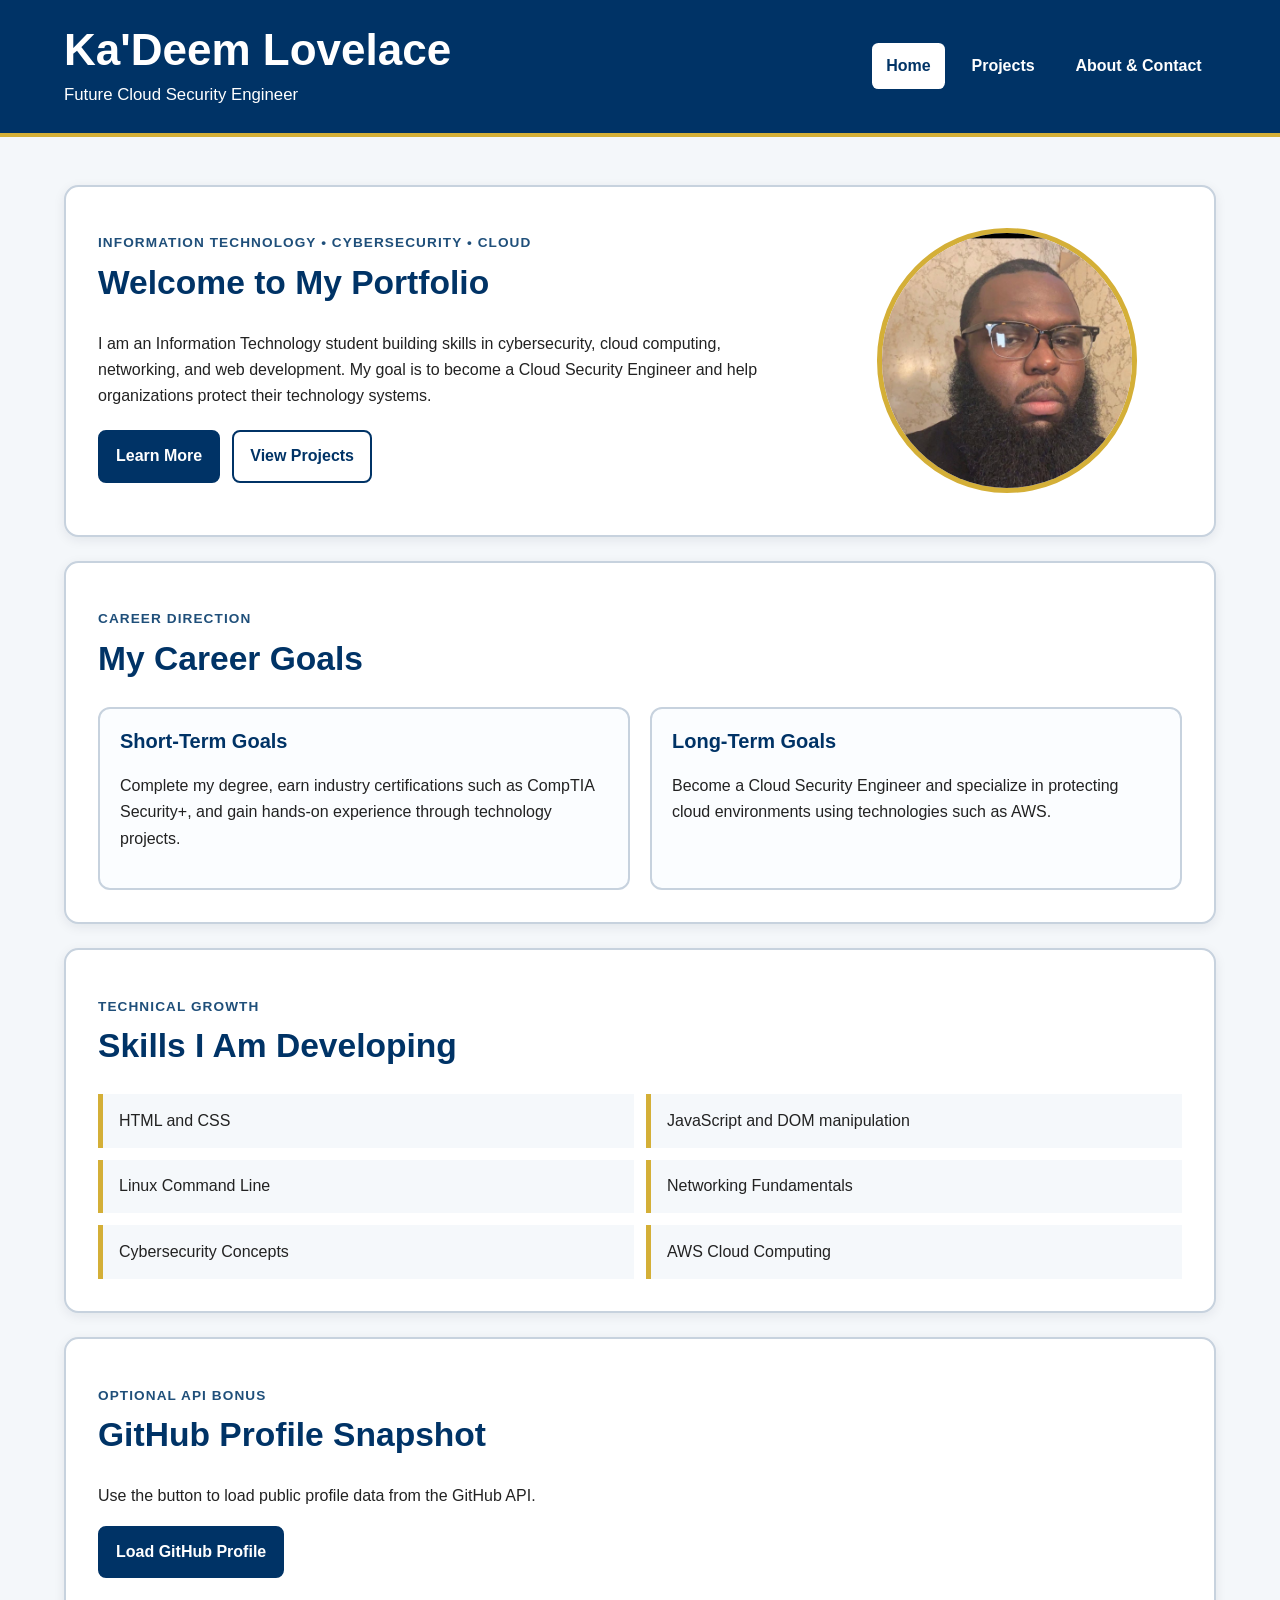
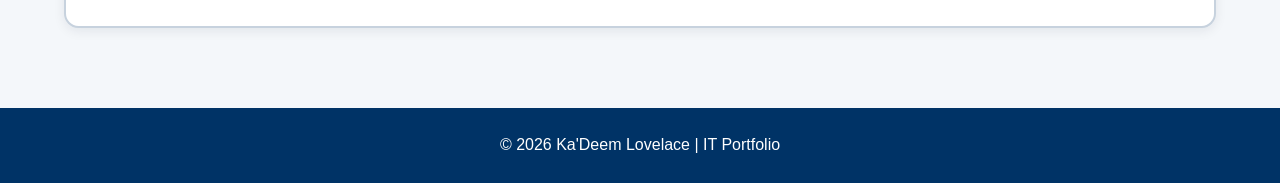
<file: index.html>
<!DOCTYPE html>
<html lang="en">
<head>
  <meta charset="UTF-8">
  <meta name="viewport" content="width=device-width, initial-scale=1.0">
  <meta name="description" content="Ka'Deem Lovelace personal IT and cloud security portfolio.">
  <title>Ka'Deem Lovelace | Home</title>
  <link rel="preconnect" href="https://fonts.googleapis.com">
  <link rel="stylesheet" href="style.css">
  <script src="script.js" defer></script>
</head>
<body>
  <a class="skip-link" href="#main-content">Skip to main content</a>
  <header class="site-header"><div class="header-inner"><div><h1>Ka'Deem Lovelace</h1><p class="subtitle">Future Cloud Security Engineer</p></div><button class="menu-toggle" type="button" aria-expanded="false" aria-controls="site-navigation">Menu</button><nav id="site-navigation" aria-label="Primary navigation"><ul class="nav-links"><li><a class="current" href="index.html" aria-current="page">Home</a></li><li><a href="projects.html">Projects</a></li><li><a href="about.html">About &amp; Contact</a></li></ul></nav></div></header>
  <main id="main-content">
    <section id="hero" class="hero section-card"><div class="hero-content"><p class="eyebrow">Information Technology • Cybersecurity • Cloud</p><h2>Welcome to My Portfolio</h2><p>I am an Information Technology student building skills in cybersecurity, cloud computing, networking, and web development. My goal is to become a Cloud Security Engineer and help organizations protect their technology systems.</p><div class="button-row"><button id="learn-more-btn" class="button" type="button" aria-controls="career-details" aria-expanded="false">Learn More</button><a class="button button-secondary" href="projects.html">View Projects</a></div><p id="career-details" class="interactive-message" hidden>I am focusing on secure cloud architecture, networking fundamentals, Linux, AWS, and practical cybersecurity projects.</p></div><img src="profile.jpg" alt="Portrait of Ka'Deem Lovelace" class="profile-image"></section>
    <section class="section-card"><div class="section-heading"><p class="eyebrow">Career Direction</p><h2>My Career Goals</h2></div><div class="card-grid"><article class="info-card"><h3>Short-Term Goals</h3><p>Complete my degree, earn industry certifications such as CompTIA Security+, and gain hands-on experience through technology projects.</p></article><article class="info-card"><h3>Long-Term Goals</h3><p>Become a Cloud Security Engineer and specialize in protecting cloud environments using technologies such as AWS.</p></article></div></section>
    <section class="section-card"><div class="section-heading"><p class="eyebrow">Technical Growth</p><h2>Skills I Am Developing</h2></div><ul class="skill-list"><li>HTML and CSS</li><li>JavaScript and DOM manipulation</li><li>Linux Command Line</li><li>Networking Fundamentals</li><li>Cybersecurity Concepts</li><li>AWS Cloud Computing</li></ul></section>
    <section class="section-card api-section" aria-labelledby="github-heading"><div class="section-heading"><p class="eyebrow">Optional API Bonus</p><h2 id="github-heading">GitHub Profile Snapshot</h2></div><p>Use the button to load public profile data from the GitHub API.</p><button id="load-github-btn" class="button" type="button">Load GitHub Profile</button><div id="github-result" class="api-result" aria-live="polite"></div></section>
  </main>
  <footer class="site-footer"><p>© 2026 Ka'Deem Lovelace | IT Portfolio</p></footer>
</body>
</html>
</file>
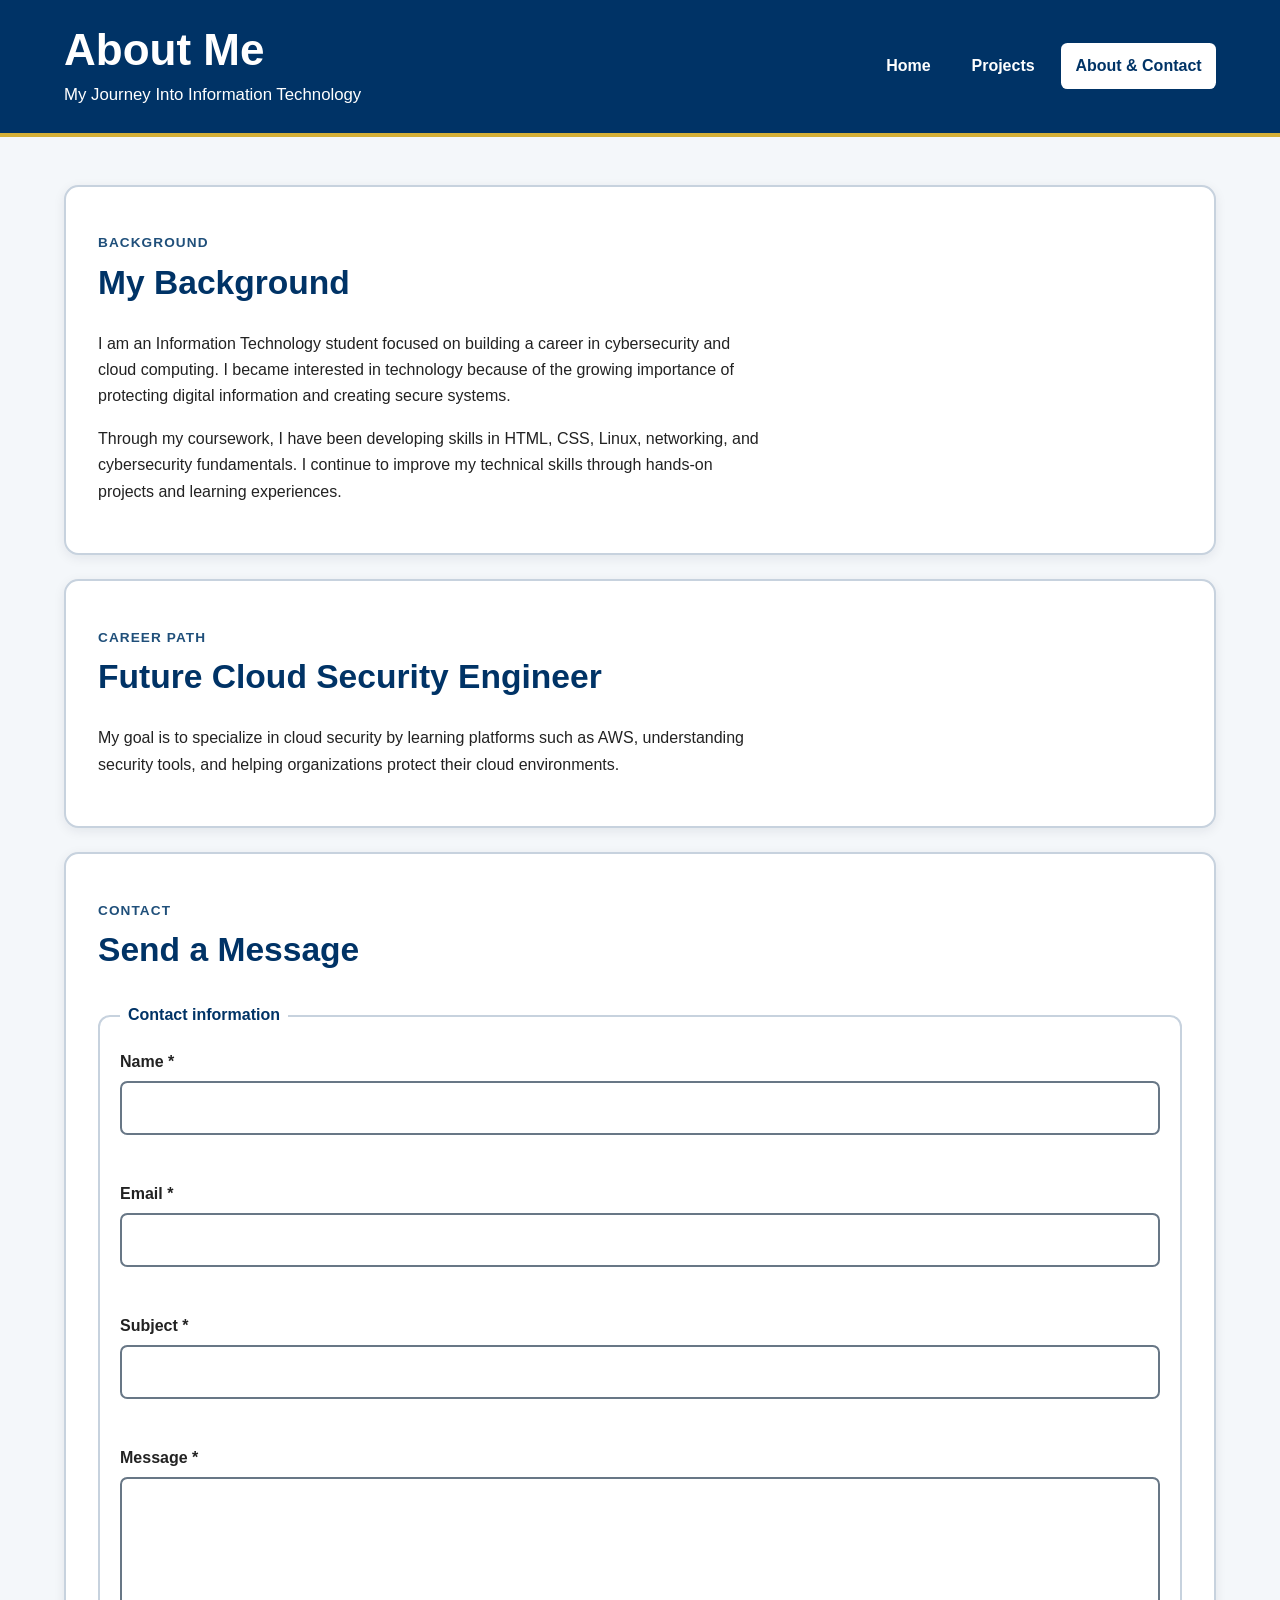
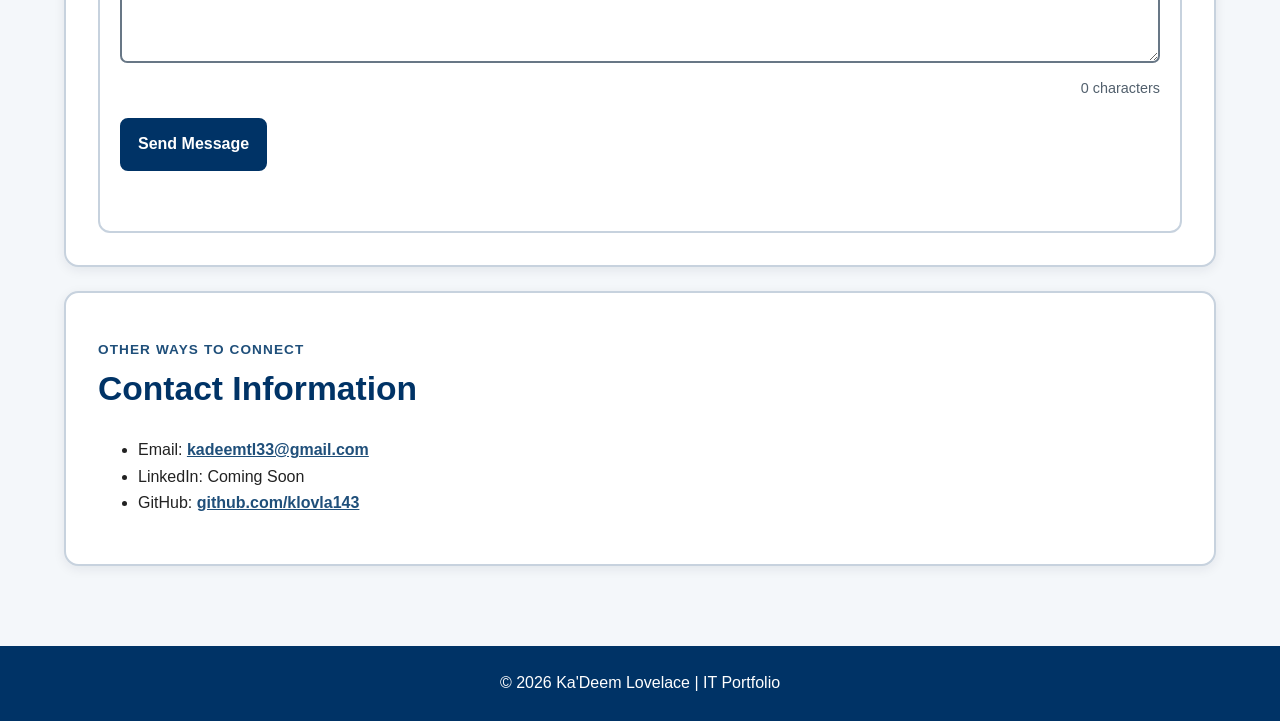
<file: about.html>
<!DOCTYPE html>
<html lang="en">
<head>
<meta charset="UTF-8">
<meta name="viewport" content="width=device-width, initial-scale=1.0">
<meta name="description" content="About Ka'Deem Lovelace and accessible contact form.">
<title>Ka'Deem Lovelace | About &amp; Contact</title>
<link rel="stylesheet" href="style.css">
<script src="script.js" defer></script>
</head>
<body>
<a class="skip-link" href="#main-content">Skip to main content</a>
<header class="site-header"><div class="header-inner"><div><h1>About Me</h1><p class="subtitle">My Journey Into Information Technology</p></div><button class="menu-toggle" type="button" aria-expanded="false" aria-controls="site-navigation">Menu</button><nav id="site-navigation" aria-label="Primary navigation"><ul class="nav-links"><li><a href="index.html">Home</a></li><li><a href="projects.html">Projects</a></li><li><a class="current" href="about.html" aria-current="page">About &amp; Contact</a></li></ul></nav></div></header>
<main id="main-content">
<section class="section-card"><div class="section-heading"><p class="eyebrow">Background</p><h2>My Background</h2></div><p>I am an Information Technology student focused on building a career in cybersecurity and cloud computing. I became interested in technology because of the growing importance of protecting digital information and creating secure systems.</p><p>Through my coursework, I have been developing skills in HTML, CSS, Linux, networking, and cybersecurity fundamentals. I continue to improve my technical skills through hands-on projects and learning experiences.</p></section>
<section class="section-card"><div class="section-heading"><p class="eyebrow">Career Path</p><h2>Future Cloud Security Engineer</h2></div><p>My goal is to specialize in cloud security by learning platforms such as AWS, understanding security tools, and helping organizations protect their cloud environments.</p></section>
<section class="section-card"><div class="section-heading"><p class="eyebrow">Contact</p><h2>Send a Message</h2></div><form id="contact-form" novalidate><fieldset><legend>Contact information</legend><div class="form-field"><label for="name">Name <span aria-hidden="true">*</span></label><input id="name" name="name" type="text" autocomplete="name" required aria-describedby="name-error"><p id="name-error" class="error-message" role="alert"></p></div><div class="form-field"><label for="email">Email <span aria-hidden="true">*</span></label><input id="email" name="email" type="email" autocomplete="email" required aria-describedby="email-error"><p id="email-error" class="error-message" role="alert"></p></div><div class="form-field"><label for="subject">Subject <span aria-hidden="true">*</span></label><input id="subject" name="subject" type="text" required aria-describedby="subject-error"><p id="subject-error" class="error-message" role="alert"></p></div><div class="form-field"><label for="message">Message <span aria-hidden="true">*</span></label><textarea id="message" name="message" rows="6" required aria-describedby="message-error message-count"></textarea><div class="input-meta"><p id="message-error" class="error-message" role="alert"></p><p id="message-count" class="help-text">0 characters</p></div></div><button class="button" type="submit">Send Message</button><p id="form-status" class="form-status" aria-live="polite"></p></fieldset></form></section>
<section class="section-card"><div class="section-heading"><p class="eyebrow">Other Ways to Connect</p><h2>Contact Information</h2></div><ul class="contact-list"><li>Email: <a href="mailto:kadeemtl33@gmail.com">kadeemtl33@gmail.com</a></li><li>LinkedIn: Coming Soon</li><li>GitHub: <a href="https://github.com/klovla143" target="_blank" rel="noopener">github.com/klovla143</a></li></ul></section>
</main><footer class="site-footer"><p>© 2026 Ka'Deem Lovelace | IT Portfolio</p></footer>
</body></html>
</file>
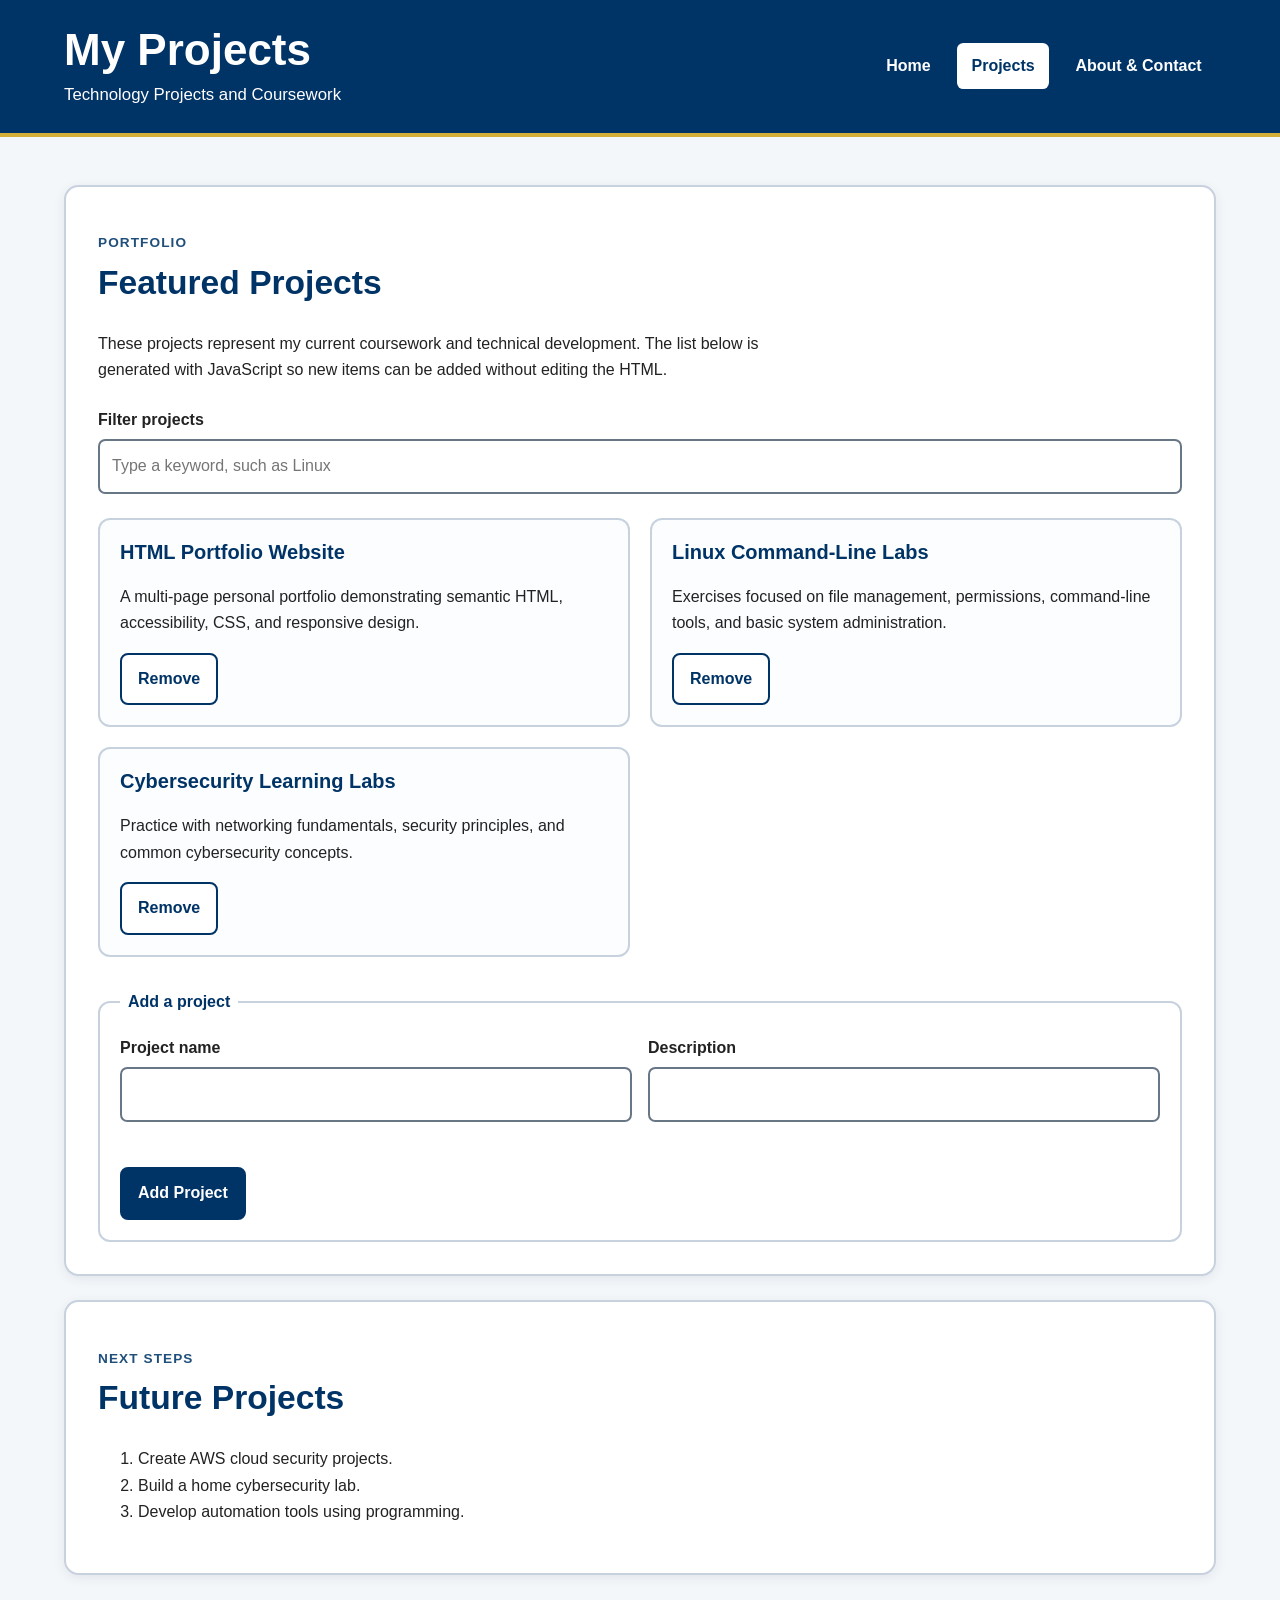
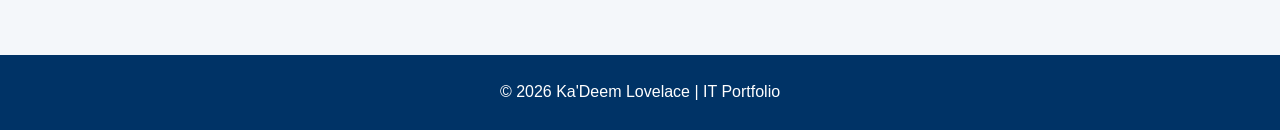
<file: projects.html>
<!DOCTYPE html>
<html lang="en">
<head>
<meta charset="UTF-8">
<meta name="viewport" content="width=device-width, initial-scale=1.0">
<meta name="description" content="Projects and coursework completed by Ka'Deem Lovelace.">
<title>Ka'Deem Lovelace | Projects</title>
<link rel="stylesheet" href="style.css">
<script src="script.js" defer></script>
</head>
<body>
<a class="skip-link" href="#main-content">Skip to main content</a>
<header class="site-header"><div class="header-inner"><div><h1>My Projects</h1><p class="subtitle">Technology Projects and Coursework</p></div><button class="menu-toggle" type="button" aria-expanded="false" aria-controls="site-navigation">Menu</button><nav id="site-navigation" aria-label="Primary navigation"><ul class="nav-links"><li><a href="index.html">Home</a></li><li><a class="current" href="projects.html" aria-current="page">Projects</a></li><li><a href="about.html">About &amp; Contact</a></li></ul></nav></div></header>
<main id="main-content">
<section class="section-card"><div class="section-heading"><p class="eyebrow">Portfolio</p><h2>Featured Projects</h2></div><p>These projects represent my current coursework and technical development. The list below is generated with JavaScript so new items can be added without editing the HTML.</p><div class="project-controls"><label for="project-search">Filter projects</label><input id="project-search" type="search" placeholder="Type a keyword, such as Linux"></div><div id="project-list" class="card-grid" aria-live="polite"></div>
<form id="project-form" class="mini-form"><fieldset><legend>Add a project</legend><div class="form-row"><div class="form-field"><label for="project-name">Project name</label><input id="project-name" name="projectName" type="text" required aria-describedby="project-name-error"><p id="project-name-error" class="error-message" role="alert"></p></div><div class="form-field"><label for="project-description">Description</label><input id="project-description" name="projectDescription" type="text" required aria-describedby="project-description-error"><p id="project-description-error" class="error-message" role="alert"></p></div></div><button class="button" type="submit">Add Project</button></fieldset></form></section>
<section class="section-card"><div class="section-heading"><p class="eyebrow">Next Steps</p><h2>Future Projects</h2></div><ol><li>Create AWS cloud security projects.</li><li>Build a home cybersecurity lab.</li><li>Develop automation tools using programming.</li></ol></section>
</main><footer class="site-footer"><p>© 2026 Ka'Deem Lovelace | IT Portfolio</p></footer>
</body></html>
</file>
<file: style.css>
/* Shared accessible portfolio styles. */
:root{--navy:#003366;--navy-dark:#0b1f33;--gold:#d4af37;--gold-dark:#8a6d1f;--blue:#1f4f7a;--text:#222;--muted:#52606d;--surface:#fff;--page:#f4f7fa;--error:#9b1c1c;--success:#176b3a;--border:#c7d2de;--focus:#ffbf00}*{box-sizing:border-box}html{scroll-behavior:smooth}body{margin:0;background:var(--page);color:var(--text);font-family:"Roboto",sans-serif;font-size:1rem;line-height:1.65}img{max-width:100%;height:auto}h1,h2,h3{margin-top:0;font-family:"Poppins",sans-serif;color:var(--navy);line-height:1.2}h1{margin-bottom:.25rem;font-size:clamp(2rem,5vw,2.75rem)}h2{font-size:clamp(1.55rem,3vw,2.1rem)}h3{font-size:1.25rem}p{max-width:75ch}a{color:var(--blue);font-weight:700}a:hover{text-decoration-thickness:3px}a:focus-visible,button:focus-visible,input:focus-visible,textarea:focus-visible{outline:4px solid var(--focus);outline-offset:3px}.skip-link{position:absolute;left:1rem;top:-5rem;z-index:100;padding:.75rem 1rem;background:var(--navy-dark);color:#fff;border-radius:.5rem}.skip-link:focus{top:1rem}.site-header{background:var(--navy);color:#fff;border-bottom:4px solid var(--gold)}.header-inner{max-width:1200px;margin:0 auto;padding:1.5rem;display:flex;align-items:center;justify-content:space-between;gap:2rem}.site-header h1{color:#fff}.subtitle{margin:0;color:#fff;font-size:1.05rem}nav ul{display:flex;flex-wrap:wrap;justify-content:center;gap:.75rem;list-style:none;margin:0;padding:0}nav a{display:inline-block;padding:.6rem .9rem;color:#fff;text-decoration:none;border-radius:.4rem}nav a:hover,nav a.current{background:#fff;color:var(--navy)}.menu-toggle{display:none;border:2px solid #fff;background:transparent;color:#fff;padding:.6rem .8rem;border-radius:.4rem;font:inherit;font-weight:700}main{width:min(1200px,100%);margin:0 auto;padding:1.5rem}.section-card{margin:1.5rem 0;padding:clamp(1.25rem,3vw,2rem);background:var(--surface);border:2px solid var(--border);border-radius:.9rem;box-shadow:0 3px 12px rgba(11,31,51,.08)}.hero{display:grid;grid-template-columns:1.6fr .8fr;align-items:center;gap:2rem}.hero-content{min-width:0}.eyebrow{margin-bottom:.5rem;color:var(--blue);font-size:.85rem;font-weight:700;letter-spacing:.08em;text-transform:uppercase}.profile-image{width:min(260px,100%);justify-self:center;border:5px solid var(--gold);border-radius:50%}.button-row{display:flex;flex-wrap:wrap;gap:.75rem;margin:1.25rem 0}.button{display:inline-block;border:2px solid var(--navy);border-radius:.5rem;padding:.7rem 1rem;background:var(--navy);color:#fff;font:inherit;font-weight:700;text-decoration:none;cursor:pointer}.button:hover{background:var(--navy-dark)}.button-secondary{background:#fff;color:var(--navy)}.interactive-message{padding:1rem;border-left:5px solid var(--gold-dark);background:#fff9df}.section-heading{margin-bottom:1rem}.card-grid{display:grid;grid-template-columns:repeat(2,minmax(0,1fr));gap:1.25rem}.info-card,.project-card{padding:1.25rem;border:2px solid var(--border);border-radius:.75rem;background:#fbfdff}.skill-list{display:grid;grid-template-columns:repeat(2,minmax(0,1fr));gap:.75rem;margin:0;padding:0;list-style:none}.skill-list li{padding:.85rem 1rem;border-left:5px solid var(--gold);background:#f5f8fb;font-weight:500}.project-controls{margin:1.5rem 0}.project-controls label,.form-field label{display:block;margin-bottom:.35rem;font-weight:700}input,textarea{width:100%;padding:.75rem;border:2px solid #687786;border-radius:.45rem;background:#fff;color:var(--text);font:inherit}input:focus,textarea:focus{border-color:var(--blue)}.input-active{border-color:var(--gold-dark)!important;background:#fffdf2!important}.mini-form,#contact-form{margin-top:2rem}fieldset{margin:0;padding:1.25rem;border:2px solid var(--border);border-radius:.75rem}legend{padding:0 .5rem;color:var(--navy);font-family:"Poppins",sans-serif;font-weight:700}.form-field{margin-bottom:1.1rem}.form-row{display:grid;grid-template-columns:repeat(2,minmax(0,1fr));gap:1rem}.error-message{min-height:1.4em;margin:.35rem 0 0;color:var(--error);font-weight:700}.input-error{border-color:var(--error);background:#fff7f7}.input-valid{border-color:var(--success);background:#f5fff9}.input-meta{display:flex;justify-content:space-between;gap:1rem;align-items:start}.help-text{margin:.35rem 0 0;color:var(--muted);font-size:.9rem}.form-status{min-height:1.5em;margin-bottom:0;font-weight:700}.form-status.success{color:var(--success)}.form-status.error{color:var(--error)}.api-result{margin-top:1rem}.api-card{display:flex;align-items:center;gap:1rem;padding:1rem;border:2px solid var(--border);border-radius:.75rem;background:#fbfdff}.api-card img{width:70px;height:70px;border-radius:50%}.site-footer{margin-top:2rem;padding:1.5rem;background:var(--navy);color:#fff;text-align:center}.site-footer p{max-width:none;margin:0}.sr-only{position:absolute;width:1px;height:1px;padding:0;margin:-1px;overflow:hidden;clip:rect(0,0,0,0);white-space:nowrap;border:0}@media(max-width:800px){.header-inner{flex-wrap:wrap}.menu-toggle{display:block}nav{width:100%}nav ul{display:none;flex-direction:column;width:100%}nav ul.is-open{display:flex}.hero,.card-grid,.form-row,.skill-list{grid-template-columns:1fr}}@media(max-width:420px){main{padding:1rem}.section-card{padding:1rem}.button{width:100%;text-align:center}.button-row{flex-direction:column}}@media(prefers-reduced-motion:reduce){html{scroll-behavior:auto}}
</file>
